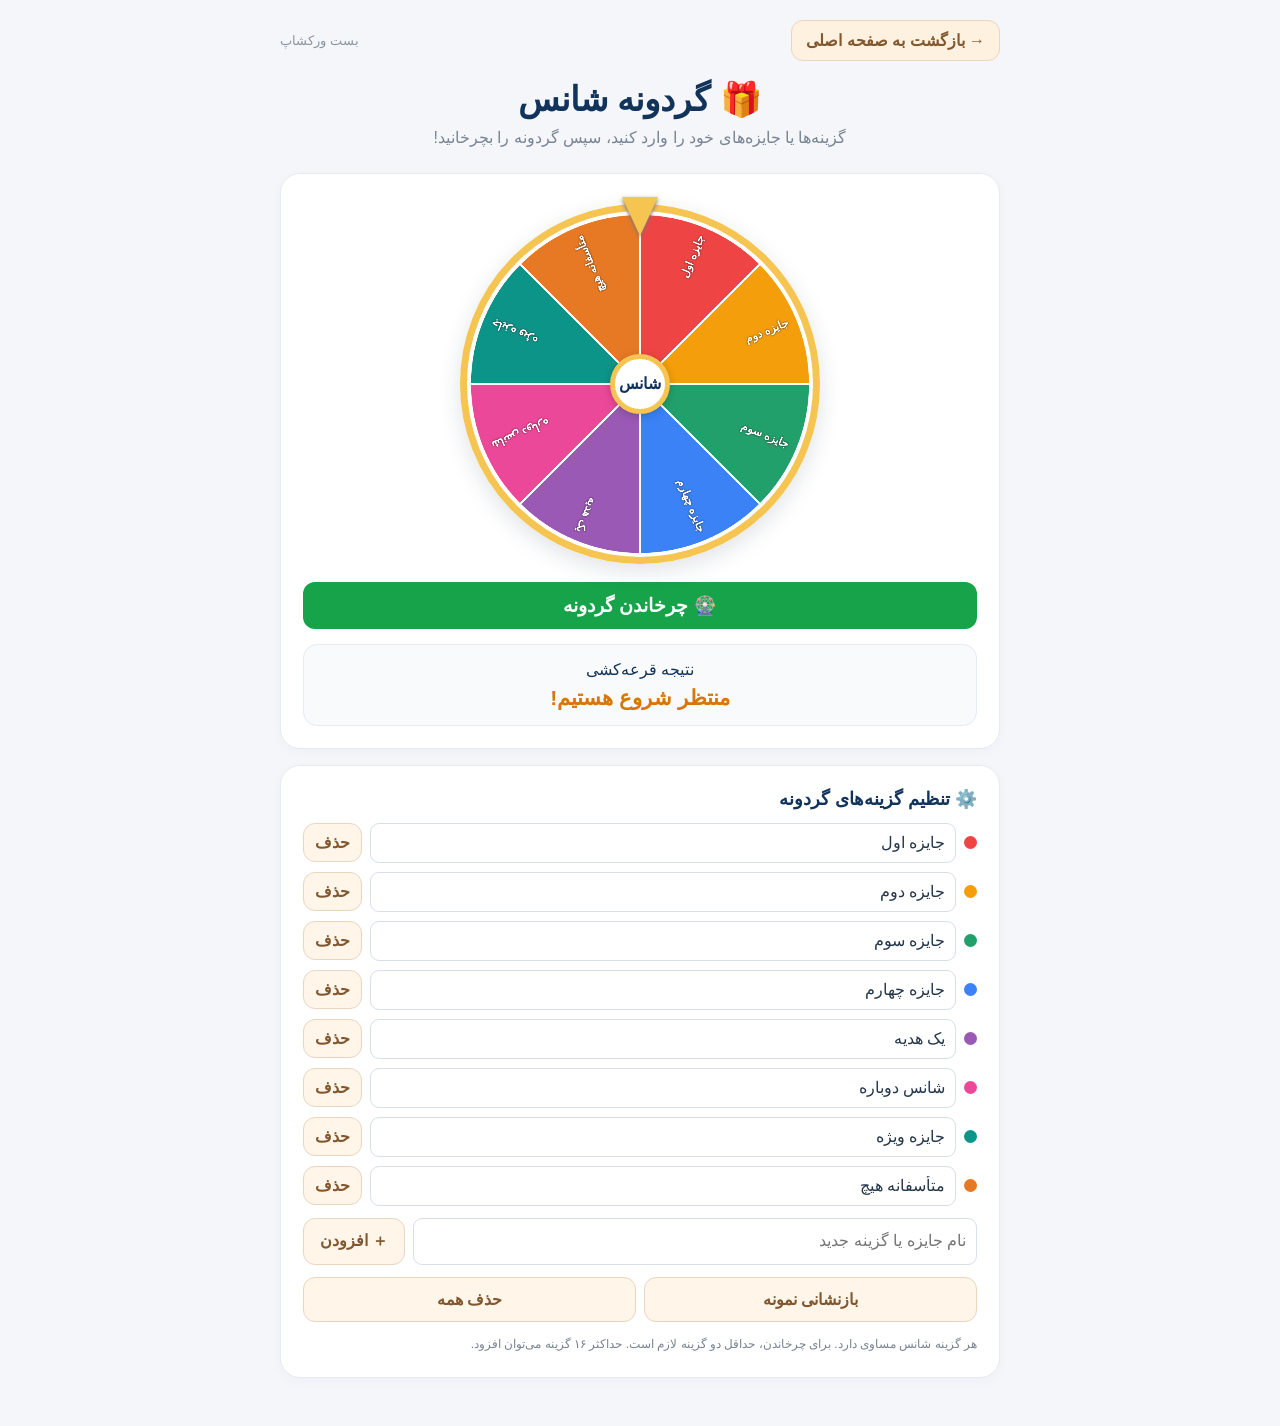
<file: Wheel/index.html>
<!DOCTYPE html>
<html lang="fa" dir="rtl">
<head>
<meta charset="utf-8">
<meta name="viewport" content="width=device-width, initial-scale=1">
<meta name="theme-color" content="#f28a13">
<title>گردونه شانس | بست ورکشاپ</title>
<style>
:root{--orange:#f28a13;--navy:#12345b;--muted:#788493;--line:#e3e8ee}
*{box-sizing:border-box}
body{margin:0;background:#f4f6fa;color:var(--navy);font-family:Tahoma,Arial,sans-serif;padding:18px 14px 32px}
main{max-width:720px;margin:auto}
.top{display:flex;align-items:center;justify-content:space-between;gap:12px;margin:2px 0 18px}
.back{display:inline-flex;align-items:center;gap:7px;padding:10px 14px;border:1px solid #ead5bd;border-radius:12px;background:#fff1df;color:#80572f;text-decoration:none;font-weight:700}
.brand{font-size:13px;color:#8a95a3}
h1{text-align:center;font-size:clamp(25px,6vw,34px);margin:18px 0 5px}
.subtitle{text-align:center;color:var(--muted);margin:0 0 20px;line-height:1.8}
.card{background:#fff;border:1px solid #e6ebf0;border-radius:20px;padding:18px;box-shadow:0 3px 12px #193b5b08;margin-bottom:16px}
.wheel-wrap{position:relative;width:min(82vw,360px);aspect-ratio:1;margin:8px auto 18px}
#wheel{display:block;width:100%;height:100%;border-radius:50%;border:7px solid #f5c451;box-shadow:0 7px 22px #172b3a22;transition:transform 5s cubic-bezier(.12,.72,.12,1)}
.pointer{position:absolute;z-index:2;top:-7px;left:50%;transform:translateX(-50%);width:0;height:0;border-left:18px solid transparent;border-right:18px solid transparent;border-top:39px solid #f5c451;filter:drop-shadow(0 2px 2px #777)}
.hub{position:absolute;z-index:2;left:50%;top:50%;transform:translate(-50%,-50%);width:60px;height:60px;border-radius:50%;border:5px solid #f5c451;background:white;color:#12345b;display:grid;place-items:center;font-weight:900;box-shadow:0 2px 9px #0003}
button{font:inherit;font-weight:700;border:0;border-radius:12px;padding:12px 16px;cursor:pointer}
button:disabled{opacity:.5;cursor:not-allowed}
.primary{background:#16a34a;color:#fff;width:100%;font-size:19px}
.secondary{background:#fff5e9;color:#80572f;border:1px solid #ead5bd}
#result{margin-top:15px;padding:15px;text-align:center;border:1px solid #e6ebf0;border-radius:14px;background:#f8fafc;min-height:82px}
#result strong{display:block;font-size:21px;color:#d97706;margin-top:7px;overflow-wrap:anywhere}
h2{font-size:18px;margin:0 0 13px}
#options{display:grid;gap:9px}
.option{display:flex;gap:8px;align-items:center}
.dot{width:13px;height:13px;border-radius:50%;flex:none}
input{min-width:0;width:100%;padding:10px;border:1px solid #d7dfe8;border-radius:9px;background:white;color:#24364b;font:inherit}
.add-row,.actions{display:flex;gap:8px;margin-top:12px}
.add-row button{white-space:nowrap}
.actions button{flex:1}
.hint{font-size:12px;color:var(--muted);line-height:1.8;margin:12px 0 0}
@media(min-width:650px){.card{padding:22px}}
</style>
</head>
<body>
<main>
<div class="top"><a class="back" href="../index.html">→ بازگشت به صفحه اصلی</a><span class="brand">بست ورکشاپ</span></div>
<h1>🎁 گردونه شانس</h1>
<p class="subtitle">گزینه‌ها یا جایزه‌های خود را وارد کنید، سپس گردونه را بچرخانید!</p>
<section class="card">
<div class="wheel-wrap"><div class="pointer"></div><canvas id="wheel" width="900" height="900" aria-label="گردونه شانس"></canvas><div class="hub">شانس</div></div>
<button id="spin" class="primary">🎡 چرخاندن گردونه</button>
<div id="result" aria-live="polite"><span>نتیجه قرعه‌کشی</span><strong id="winner">منتظر شروع هستیم!</strong></div>
</section>
<section class="card">
<h2>⚙️ تنظیم گزینه‌های گردونه</h2>
<div id="options"></div>
<div class="add-row"><input id="newOption" maxlength="28" placeholder="نام جایزه یا گزینه جدید"><button id="add" class="secondary">＋ افزودن</button></div>
<div class="actions"><button id="reset" class="secondary">بازنشانی نمونه</button><button id="clear" class="secondary">حذف همه</button></div>
<p class="hint">هر گزینه شانس مساوی دارد. برای چرخاندن، حداقل دو گزینه لازم است. حداکثر ۱۶ گزینه می‌توان افزود.</p>
</section>
</main>
<script>
(()=>{
const canvas=document.getElementById('wheel'),ctx=canvas.getContext('2d');
const colors=['#ef4444','#f59e0b','#22a06b','#3b82f6','#9b59b6','#ec4899','#0d9488','#e87924','#64748b','#ca8a04','#be123c','#0284c7','#65a30d','#9333ea','#db2777','#0f766e'];
const defaults=['جایزه اول','جایزه دوم','جایزه سوم','جایزه چهارم','یک هدیه','شانس دوباره','جایزه ویژه','متأسفانه هیچ'];
let items=[...defaults],rotation=0,busy=false;
const $=id=>document.getElementById(id);
function draw(){
 const n=items.length,w=canvas.width,c=w/2,r=w/2-8;ctx.clearRect(0,0,w,w);
 if(!n){ctx.beginPath();ctx.arc(c,c,r,0,Math.PI*2);ctx.fillStyle='#64748b';ctx.fill();ctx.fillStyle='white';ctx.font='bold 34px Tahoma';ctx.textAlign='center';ctx.fillText('گزینه اضافه کنید',c,c);return}
 const step=Math.PI*2/n;
 for(let i=0;i<n;i++){
  const start=-Math.PI/2+i*step,end=start+step;
  ctx.beginPath();ctx.moveTo(c,c);ctx.arc(c,c,r,start,end);ctx.closePath();ctx.fillStyle=colors[i%colors.length];ctx.fill();ctx.strokeStyle='#fff';ctx.lineWidth=5;ctx.stroke();
  ctx.save();ctx.translate(c,c);ctx.rotate(start+step/2);ctx.textAlign='right';ctx.textBaseline='middle';
  const size=Math.min(31,Math.max(18,230/n));ctx.font=`bold ${size}px Tahoma, Arial`;ctx.fillStyle='#fff';ctx.shadowColor='#222';ctx.shadowBlur=4;
  let label=items[i];while(ctx.measureText(label).width>r*.72&&label.length>5)label=label.slice(0,-2)+'…';
  ctx.fillText(label,r-25,0);ctx.restore();
 }
}
function render(){
 $('options').innerHTML='';
 items.forEach((value,i)=>{
  const row=document.createElement('div');row.className='option';
  const dot=document.createElement('span');dot.className='dot';dot.style.background=colors[i%colors.length];
  const input=document.createElement('input');input.value=value;input.maxLength=28;input.setAttribute('aria-label',`گزینه ${i+1}`);
  input.addEventListener('change',()=>{items[i]=input.value.trim()||value;draw()});
  const del=document.createElement('button');del.className='secondary';del.textContent='حذف';del.style.padding='9px 11px';del.disabled=busy;
  del.addEventListener('click',()=>{if(busy)return;items.splice(i,1);render()});
  row.append(dot,input,del);$('options').append(row);
 });
 $('spin').disabled=busy||items.length<2;draw();
}
$('add').addEventListener('click',()=>{if(busy)return;const input=$('newOption'),v=input.value.trim();if(!v)return;if(items.length>=16){$('winner').textContent='حداکثر ۱۶ گزینه مجاز است';return}items.push(v);input.value='';render()});
$('newOption').addEventListener('keydown',e=>{if(e.key==='Enter')$('add').click()});
$('clear').addEventListener('click',()=>{if(busy)return;items=[];$('winner').textContent='گزینه‌ها را اضافه کنید';render()});
$('reset').addEventListener('click',()=>{if(busy)return;items=[...defaults];rotation=0;canvas.style.transition='none';canvas.style.transform='rotate(0deg)';$('winner').textContent='منتظر شروع هستیم!';render()});
$('spin').addEventListener('click',()=>{
 if(busy||items.length<2)return;busy=true;render();$('winner').textContent='🎯 گردونه در حال چرخش است...';
 const n=items.length,step=360/n,index=Math.floor(Math.random()*n),current=((rotation%360)+360)%360;
 const offset=(360-(index*step+step/2)-current+360)%360;rotation+=360*7+offset;
 canvas.style.transition='transform 5s cubic-bezier(.12,.72,.12,1)';canvas.style.transform=`rotate(${rotation}deg)`;
 setTimeout(()=>{$('winner').textContent='🎉 برنده شدی: '+items[index]+'!';busy=false;render()},5100);
});
render();
})();
</script>
</body>
</html>
</file>
